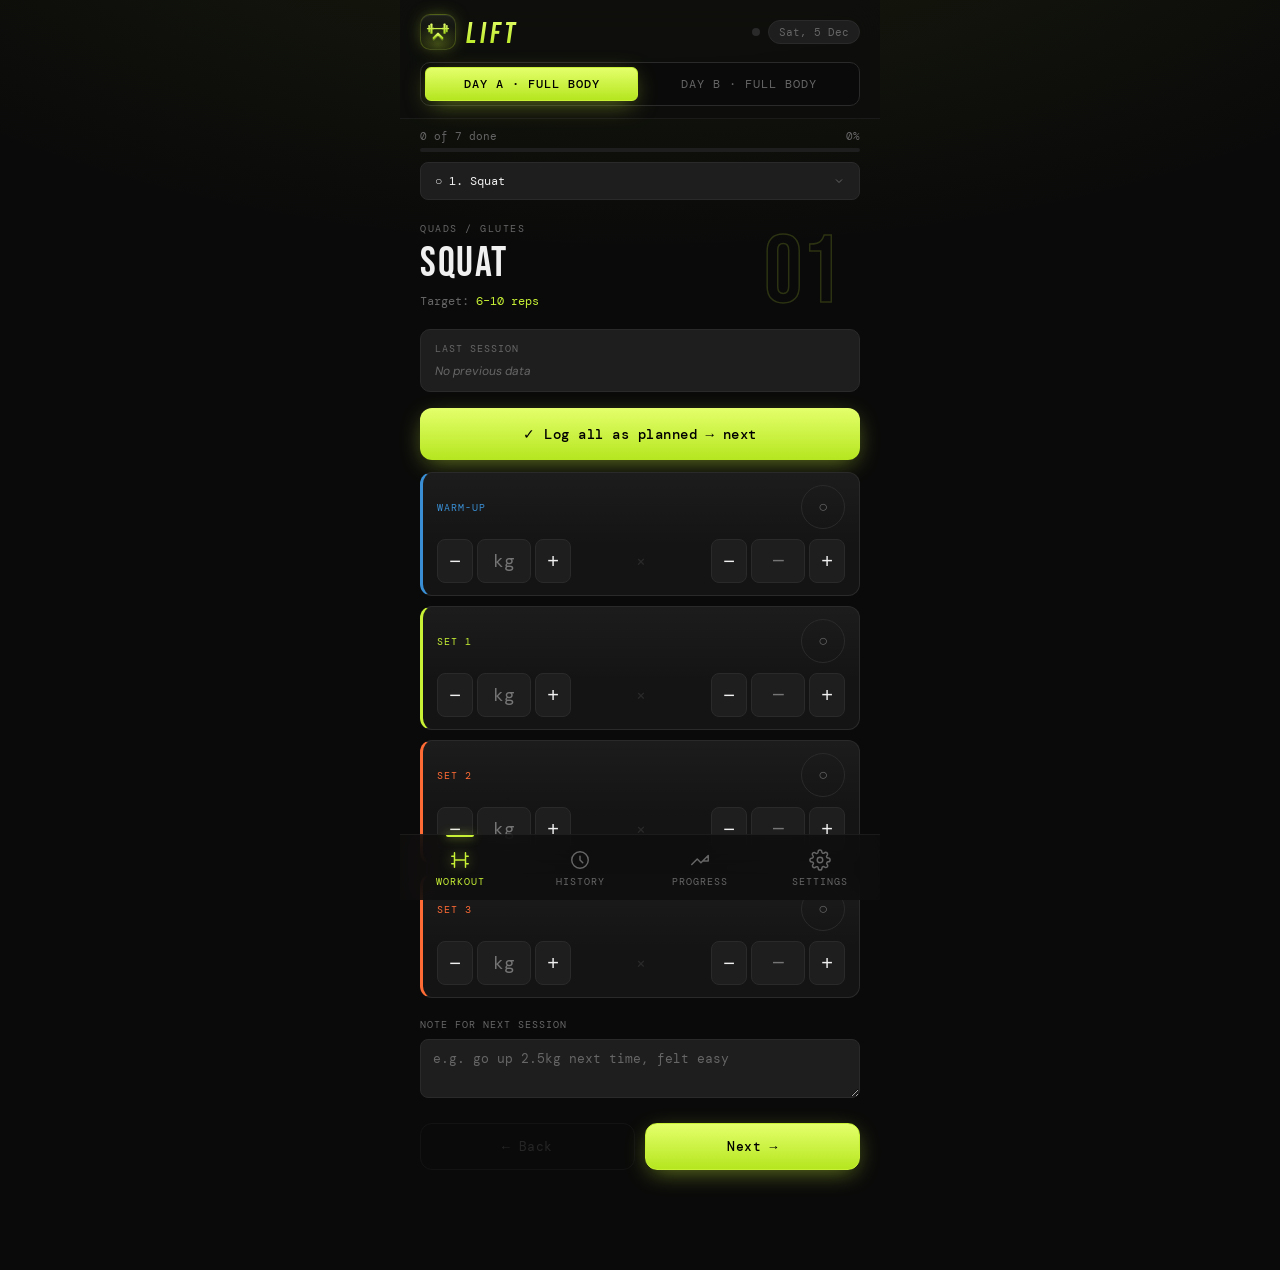
<file: index.html>
<!DOCTYPE html>
<html lang="en">
<head>
<meta charset="UTF-8">
<meta name="viewport" content="width=device-width, initial-scale=1.0, maximum-scale=1.0, viewport-fit=cover">
<meta name="theme-color" content="#0a0a0a">
<meta name="apple-mobile-web-app-capable" content="yes">
<meta name="apple-mobile-web-app-status-bar-style" content="black-translucent">
<meta name="apple-mobile-web-app-title" content="Lift">
<title>Lift Tracker</title>
<link rel="manifest" href="./manifest.webmanifest">
<link rel="apple-touch-icon" href="./icons/apple-touch-icon.png">
<link rel="icon" type="image/svg+xml" href="./icons/logo.svg">
<link href="https://fonts.googleapis.com/css2?family=Bebas+Neue&family=DM+Mono:wght@400;500&family=DM+Sans:wght@300;400;500&display=swap" rel="stylesheet">
<link rel="stylesheet" href="./css/app.css">
</head>
<body>

<!-- WORKOUT SHELL (header + day-tabs + progress + dropdown + exercise + done) -->
<div id="workout-shell">
  <div class="header">
    <div class="header-top">
      <div class="brand">
        <span class="brand-tile"><svg class="brand-mark" viewBox="0 0 512 512" aria-hidden="true">
          <defs><linearGradient id="brandLime" x1="0" y1="0" x2="0" y2="1"><stop offset="0" stop-color="#e4ff6b"/><stop offset="1" stop-color="#a6d61c"/></linearGradient></defs>
          <g fill="url(#brandLime)" transform="translate(0 24)">
            <path d="M176 368 L256 288 L336 368" fill="none" stroke="#c8f135" stroke-opacity="0.35" stroke-width="38" stroke-linecap="round" stroke-linejoin="round"/>
            <path d="M176 342 L256 262 L336 342" fill="none" stroke="url(#brandLime)" stroke-width="38" stroke-linecap="round" stroke-linejoin="round"/>
            <rect x="52" y="160" width="408" height="22" rx="11"/>
            <rect x="116" y="76" width="40" height="190" rx="12"/><rect x="356" y="76" width="40" height="190" rx="12"/>
            <rect x="80" y="106" width="28" height="130" rx="10"/><rect x="404" y="106" width="28" height="130" rx="10"/>
            <rect x="160" y="150" width="12" height="42" rx="4"/><rect x="340" y="150" width="12" height="42" rx="4"/>
          </g>
        </svg></span>
        <span class="app-title">LIFT</span>
      </div>
      <div class="header-right">
        <span class="sync-dot off" id="sync-dot" title="Sync not configured"></span>
        <div class="date-badge" id="date-badge">—</div>
      </div>
    </div>
    <div class="day-tabs">
      <button class="day-tab active" data-day="A">DAY A · FULL BODY</button>
      <button class="day-tab" data-day="B">DAY B · FULL BODY</button>
    </div>
  </div>

  <div class="progress-bar-wrap" id="progress-wrap">
    <div class="progress-label">
      <span id="progress-label-text">Exercise 1 of 8</span>
      <span id="progress-pct">0%</span>
    </div>
    <div class="progress-bar">
      <div class="progress-fill" id="progress-fill" style="width:0%"></div>
    </div>
  </div>
  <div class="ex-dropdown-wrap" id="dropdown-wrap">
    <select class="ex-dropdown" id="ex-dropdown"></select>
  </div>

  <div id="workout-view">
    <div class="exercise-view" id="exercise-view"></div>
  </div>

  <div class="done-screen" id="done-screen">
    <div class="done-icon"><img src="./icons/logo.svg" alt=""></div>
    <div class="done-title">SESSION DONE</div>
    <div class="done-sub" id="done-duration">—</div>
    <div class="session-summary" id="session-summary"></div>
    <button class="save-btn" id="btn-save">SAVE SESSION</button>
    <button class="reset-btn" id="btn-reset">Start New Session</button>
  </div>
</div>

<!-- HISTORY VIEW -->
<div class="history-view" id="history-view">
  <div id="history-content"></div>
</div>

<!-- PROGRESS VIEW -->
<div class="progress-view" id="progress-view">
  <div id="progress-content"></div>
</div>

<!-- SETTINGS VIEW -->
<div class="settings-view" id="settings-view">
  <div id="settings-content"></div>
</div>

<div class="toast" id="toast">Saved!</div>

<div class="bottom-nav">
  <button class="bottom-nav-btn active" data-view="workout">
    <svg viewBox="0 0 24 24" fill="none" stroke="currentColor"><path d="M6 4v16M18 4v16M6 12h12M3 8h3M18 8h3M3 16h3M18 16h3"/></svg>
    Workout
  </button>
  <button class="bottom-nav-btn" data-view="history">
    <svg viewBox="0 0 24 24" fill="none" stroke="currentColor"><path d="M12 8v4l3 3m6-3a9 9 0 11-18 0 9 9 0 0118 0z"/></svg>
    History
  </button>
  <button class="bottom-nav-btn" data-view="progress">
    <svg viewBox="0 0 24 24" fill="none" stroke="currentColor"><path d="M3 17l6-6 4 4 8-8M21 7v6h-6"/></svg>
    Progress
  </button>
  <button class="bottom-nav-btn" data-view="settings">
    <svg viewBox="0 0 24 24" fill="none" stroke="currentColor"><circle cx="12" cy="12" r="3"/><path d="M19.4 15a1.65 1.65 0 00.33 1.82l.06.06a2 2 0 11-2.83 2.83l-.06-.06a1.65 1.65 0 00-1.82-.33 1.65 1.65 0 00-1 1.51V21a2 2 0 11-4 0v-.09a1.65 1.65 0 00-1-1.51 1.65 1.65 0 00-1.82.33l-.06.06a2 2 0 11-2.83-2.83l.06-.06a1.65 1.65 0 00.33-1.82 1.65 1.65 0 00-1.51-1H3a2 2 0 110-4h.09a1.65 1.65 0 001.51-1 1.65 1.65 0 00-.33-1.82l-.06-.06a2 2 0 112.83-2.83l.06.06a1.65 1.65 0 001.82.33h.01a1.65 1.65 0 001-1.51V3a2 2 0 114 0v.09a1.65 1.65 0 001 1.51h.01a1.65 1.65 0 001.82-.33l.06-.06a2 2 0 112.83 2.83l-.06.06a1.65 1.65 0 00-.33 1.82v.01a1.65 1.65 0 001.51 1H21a2 2 0 110 4h-.09a1.65 1.65 0 00-1.51 1z"/></svg>
    Settings
  </button>
</div>

<script type="module" src="./js/app.js"></script>
</body>
</html>
</file>
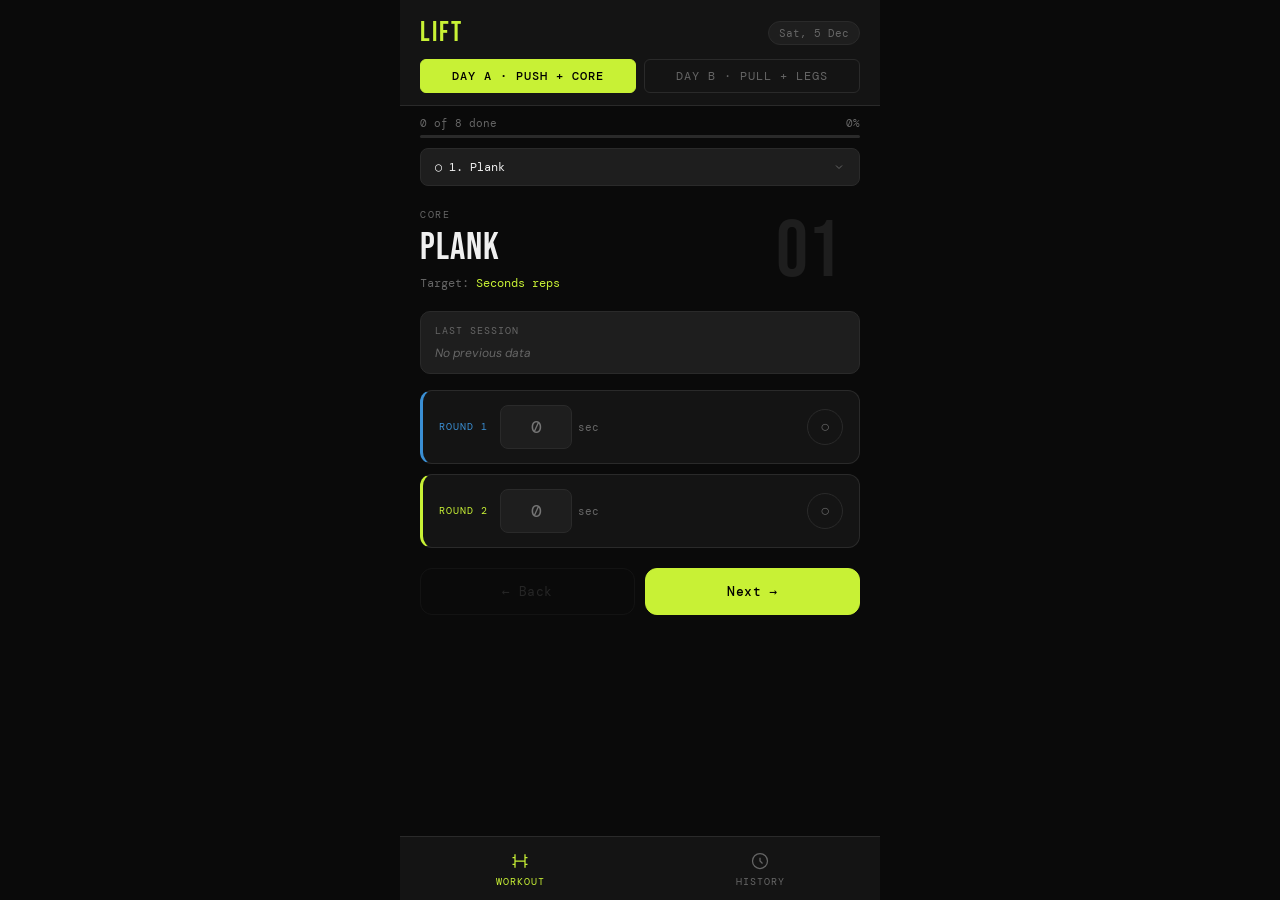
<file: gym-tracker.html>
<!DOCTYPE html>
<html lang="en">
<head>
<meta charset="UTF-8">
<meta name="viewport" content="width=device-width, initial-scale=1.0, maximum-scale=1.0">
<title>Nico's Gym Tracker</title>
<link href="https://fonts.googleapis.com/css2?family=Bebas+Neue&family=DM+Mono:wght@400;500&family=DM+Sans:wght@300;400;500&display=swap" rel="stylesheet">
<style>
  :root {
    --bg: #0a0a0a;
    --surface: #141414;
    --surface2: #1e1e1e;
    --border: #2a2a2a;
    --accent: #c8f135;
    --accent2: #ff6b35;
    --text: #f0f0f0;
    --muted: #666;
    --warm-up: #3a8fd4;
    --set1: #c8f135;
    --set2: #ff6b35;
  }

  * { box-sizing: border-box; margin: 0; padding: 0; -webkit-tap-highlight-color: transparent; }

  body {
    background: var(--bg);
    color: var(--text);
    font-family: 'DM Sans', sans-serif;
    min-height: 100vh;
    max-width: 480px;
    margin: 0 auto;
    padding-bottom: 80px;
  }

  /* HEADER */
  .header {
    background: var(--surface);
    border-bottom: 1px solid var(--border);
    padding: 16px 20px 12px;
    position: sticky;
    top: 0;
    z-index: 100;
  }

  .header-top {
    display: flex;
    justify-content: space-between;
    align-items: center;
    margin-bottom: 10px;
  }

  .app-title {
    font-family: 'Bebas Neue', sans-serif;
    font-size: 28px;
    letter-spacing: 2px;
    color: var(--accent);
  }

  .date-badge {
    font-family: 'DM Mono', monospace;
    font-size: 11px;
    color: var(--muted);
    background: var(--surface2);
    padding: 4px 10px;
    border-radius: 20px;
    border: 1px solid var(--border);
  }

  /* DAY TABS */
  .day-tabs {
    display: flex;
    gap: 8px;
  }

  .day-tab {
    flex: 1;
    padding: 8px 0;
    border: 1px solid var(--border);
    background: transparent;
    color: var(--muted);
    font-family: 'DM Mono', monospace;
    font-size: 12px;
    letter-spacing: 1px;
    border-radius: 6px;
    cursor: pointer;
    transition: all 0.15s;
  }

  .day-tab.active {
    background: var(--accent);
    color: #000;
    border-color: var(--accent);
    font-weight: 500;
  }

  /* PROGRESS BAR */
  .progress-bar-wrap {
    padding: 10px 20px 0;
  }

  .progress-label {
    display: flex;
    justify-content: space-between;
    font-size: 11px;
    color: var(--muted);
    font-family: 'DM Mono', monospace;
    margin-bottom: 5px;
  }

  .progress-bar {
    height: 3px;
    background: var(--border);
    border-radius: 2px;
    overflow: hidden;
  }

  .progress-fill {
    height: 100%;
    background: var(--accent);
    border-radius: 2px;
    transition: width 0.4s ease;
  }

  /* EXERCISE DROPDOWN */
  .ex-dropdown-wrap {
    padding: 10px 20px 0;
  }

  .ex-dropdown {
    width: 100%;
    background: var(--surface2);
    border: 1px solid var(--border);
    border-radius: 8px;
    color: var(--text);
    font-family: 'DM Mono', monospace;
    font-size: 12px;
    padding: 10px 14px;
    outline: none;
    appearance: none;
    -webkit-appearance: none;
    background-image: url("data:image/svg+xml,%3Csvg xmlns='http://www.w3.org/2000/svg' width='12' height='12' viewBox='0 0 24 24' fill='none' stroke='%23666' stroke-width='2'%3E%3Cpath d='M6 9l6 6 6-6'/%3E%3C/svg%3E");
    background-repeat: no-repeat;
    background-position: right 14px center;
    cursor: pointer;
  }

  .ex-dropdown:focus { border-color: var(--accent); }

  /* EXERCISE CARD */
  .exercise-view {
    padding: 16px 20px;
  }

  .ex-number {
    font-family: 'Bebas Neue', sans-serif;
    font-size: 80px;
    line-height: 1;
    color: var(--surface2);
    position: absolute;
    right: 20px;
    top: 10px;
    pointer-events: none;
    user-select: none;
  }

  .ex-header {
    position: relative;
    margin-bottom: 20px;
    min-height: 80px;
  }

  .ex-tag {
    display: inline-block;
    font-family: 'DM Mono', monospace;
    font-size: 10px;
    letter-spacing: 1.5px;
    text-transform: uppercase;
    color: var(--muted);
    margin-bottom: 6px;
  }

  .ex-name {
    font-family: 'Bebas Neue', sans-serif;
    font-size: 38px;
    letter-spacing: 1px;
    color: var(--text);
    line-height: 1.1;
    padding-right: 60px;
  }

  .ex-rep-guide {
    margin-top: 6px;
    font-size: 12px;
    color: var(--muted);
    font-family: 'DM Mono', monospace;
  }

  .ex-rep-guide span {
    color: var(--accent);
  }

  /* LAST SESSION */
  .last-session {
    background: var(--surface2);
    border: 1px solid var(--border);
    border-radius: 10px;
    padding: 12px 14px;
    margin-bottom: 16px;
  }

  .last-session-label {
    font-family: 'DM Mono', monospace;
    font-size: 10px;
    color: var(--muted);
    letter-spacing: 1px;
    margin-bottom: 8px;
    text-transform: uppercase;
  }

  .last-session-sets {
    display: flex;
    gap: 8px;
  }

  .last-set-chip {
    display: flex;
    flex-direction: column;
    align-items: center;
    background: var(--surface);
    border: 1px solid var(--border);
    border-radius: 6px;
    padding: 6px 10px;
    font-family: 'DM Mono', monospace;
  }

  .last-set-chip .chip-label {
    font-size: 9px;
    color: var(--muted);
    margin-bottom: 2px;
  }

  .last-set-chip .chip-val {
    font-size: 13px;
    color: var(--text);
  }

  .no-history {
    font-size: 12px;
    color: var(--muted);
    font-style: italic;
  }

  /* SET INPUTS */
  .sets-container {
    display: flex;
    flex-direction: column;
    gap: 10px;
    margin-bottom: 20px;
  }

  .set-row {
    background: var(--surface);
    border: 1px solid var(--border);
    border-radius: 12px;
    padding: 14px 16px;
    display: flex;
    align-items: center;
    gap: 12px;
    transition: border-color 0.2s;
  }

  .set-row.warm-up { border-left: 3px solid var(--warm-up); }
  .set-row.working-1 { border-left: 3px solid var(--set1); }
  .set-row.working-2 { border-left: 3px solid var(--set2); }
  .set-row.completed { opacity: 0.6; }

  .set-label {
    font-family: 'DM Mono', monospace;
    font-size: 10px;
    letter-spacing: 1px;
    text-transform: uppercase;
    min-width: 48px;
    line-height: 1.3;
  }

  .warm-up .set-label { color: var(--warm-up); }
  .working-1 .set-label { color: var(--set1); }
  .working-2 .set-label { color: var(--set2); }

  .input-group {
    display: flex;
    align-items: center;
    gap: 6px;
    flex: 1;
  }

  .set-input {
    background: var(--surface2);
    border: 1px solid var(--border);
    border-radius: 8px;
    color: var(--text);
    font-family: 'DM Mono', monospace;
    font-size: 18px;
    width: 64px;
    height: 44px;
    text-align: center;
    outline: none;
    transition: border-color 0.15s;
    -moz-appearance: textfield;
  }

  .set-input::-webkit-inner-spin-button,
  .set-input::-webkit-outer-spin-button { -webkit-appearance: none; }

  .set-input:focus { border-color: var(--accent); }

  .input-unit {
    font-size: 11px;
    color: var(--muted);
    font-family: 'DM Mono', monospace;
  }

  .input-sep {
    color: var(--border);
    font-size: 18px;
  }

  .set-done-btn {
    width: 36px;
    height: 36px;
    border-radius: 50%;
    border: 1.5px solid var(--border);
    background: transparent;
    color: var(--muted);
    font-size: 16px;
    cursor: pointer;
    display: flex;
    align-items: center;
    justify-content: center;
    transition: all 0.15s;
    flex-shrink: 0;
  }

  .set-done-btn.done {
    background: var(--accent);
    border-color: var(--accent);
    color: #000;
  }

  /* NAV BUTTONS */
  .nav-buttons {
    display: flex;
    gap: 10px;
    margin-top: 8px;
  }

  .nav-btn {
    flex: 1;
    padding: 14px;
    border-radius: 12px;
    border: 1px solid var(--border);
    font-family: 'DM Mono', monospace;
    font-size: 13px;
    letter-spacing: 0.5px;
    cursor: pointer;
    transition: all 0.15s;
  }

  .nav-btn.prev {
    background: transparent;
    color: var(--muted);
  }

  .nav-btn.prev.disabled {
    opacity: 0.3;
    pointer-events: none;
  }

  .nav-btn.next {
    background: var(--accent);
    color: #000;
    border-color: var(--accent);
    font-weight: 500;
  }

  .nav-btn.next:disabled {
    background: var(--surface2);
    color: var(--muted);
    border-color: var(--border);
  }

  /* DONE SCREEN */
  .done-screen {
    display: none;
    padding: 40px 24px;
    text-align: center;
  }

  .done-screen.visible { display: block; }

  .done-icon {
    font-size: 64px;
    margin-bottom: 16px;
  }

  .done-title {
    font-family: 'Bebas Neue', sans-serif;
    font-size: 48px;
    color: var(--accent);
    letter-spacing: 2px;
    margin-bottom: 8px;
  }

  .done-sub {
    font-size: 14px;
    color: var(--muted);
    margin-bottom: 32px;
  }

  .session-summary {
    background: var(--surface);
    border: 1px solid var(--border);
    border-radius: 12px;
    padding: 20px;
    text-align: left;
    margin-bottom: 24px;
  }

  .summary-title {
    font-family: 'DM Mono', monospace;
    font-size: 11px;
    color: var(--muted);
    letter-spacing: 1.5px;
    text-transform: uppercase;
    margin-bottom: 14px;
  }

  .summary-ex {
    display: flex;
    justify-content: space-between;
    align-items: center;
    padding: 8px 0;
    border-bottom: 1px solid var(--border);
    font-size: 13px;
  }

  .summary-ex:last-child { border-bottom: none; }
  .summary-ex-name { color: var(--text); }
  .summary-ex-sets { font-family: 'DM Mono', monospace; font-size: 12px; color: var(--accent); }

  .save-btn {
    width: 100%;
    padding: 16px;
    background: var(--accent);
    color: #000;
    border: none;
    border-radius: 12px;
    font-family: 'Bebas Neue', sans-serif;
    font-size: 22px;
    letter-spacing: 2px;
    cursor: pointer;
    margin-bottom: 12px;
  }

  .reset-btn {
    width: 100%;
    padding: 12px;
    background: transparent;
    color: var(--muted);
    border: 1px solid var(--border);
    border-radius: 12px;
    font-family: 'DM Mono', monospace;
    font-size: 12px;
    cursor: pointer;
  }

  /* HISTORY TAB */
  .history-view {
    display: none;
    padding: 16px 20px;
  }

  .history-view.visible { display: block; }

  .history-session {
    background: var(--surface);
    border: 1px solid var(--border);
    border-radius: 12px;
    padding: 16px;
    margin-bottom: 12px;
  }

  .history-date {
    font-family: 'DM Mono', monospace;
    font-size: 11px;
    color: var(--accent);
    margin-bottom: 10px;
  }

  .history-ex {
    margin-bottom: 8px;
  }

  .history-ex-name {
    font-size: 13px;
    font-weight: 500;
    margin-bottom: 4px;
  }

  .history-sets-row {
    display: flex;
    gap: 6px;
    flex-wrap: wrap;
  }

  .history-set-chip {
    font-family: 'DM Mono', monospace;
    font-size: 11px;
    background: var(--surface2);
    border: 1px solid var(--border);
    border-radius: 4px;
    padding: 3px 8px;
    color: var(--muted);
  }

  .empty-history {
    text-align: center;
    padding: 60px 20px;
    color: var(--muted);
    font-size: 14px;
  }

  /* BOTTOM NAV */
  .bottom-nav {
    position: fixed;
    bottom: 0;
    left: 50%;
    transform: translateX(-50%);
    width: 100%;
    max-width: 480px;
    background: var(--surface);
    border-top: 1px solid var(--border);
    display: flex;
    z-index: 100;
  }

  .bottom-nav-btn {
    flex: 1;
    padding: 14px 0 12px;
    background: transparent;
    border: none;
    color: var(--muted);
    font-family: 'DM Mono', monospace;
    font-size: 10px;
    letter-spacing: 1px;
    text-transform: uppercase;
    cursor: pointer;
    display: flex;
    flex-direction: column;
    align-items: center;
    gap: 4px;
    transition: color 0.15s;
  }

  .bottom-nav-btn.active { color: var(--accent); }

  .bottom-nav-btn svg {
    width: 20px;
    height: 20px;
    stroke-width: 1.5;
  }

  /* Saved toast */
  .toast {
    position: fixed;
    bottom: 80px;
    left: 50%;
    transform: translateX(-50%) translateY(20px);
    background: var(--accent);
    color: #000;
    font-family: 'DM Mono', monospace;
    font-size: 13px;
    padding: 10px 24px;
    border-radius: 24px;
    opacity: 0;
    transition: all 0.3s;
    pointer-events: none;
    z-index: 200;
  }

  .toast.show {
    opacity: 1;
    transform: translateX(-50%) translateY(0);
  }
</style>
</head>
<body>

<div class="header">
  <div class="header-top">
    <div class="app-title">LIFT</div>
    <div class="date-badge" id="date-badge">—</div>
  </div>
  <div class="day-tabs">
    <button class="day-tab active" onclick="switchDay('A')">DAY A · PUSH + CORE</button>
    <button class="day-tab" onclick="switchDay('B')">DAY B · PULL + LEGS</button>
  </div>
</div>

<div class="progress-bar-wrap" id="progress-wrap">
  <div class="progress-label">
    <span id="progress-label-text">Exercise 1 of 8</span>
    <span id="progress-pct">0%</span>
  </div>
  <div class="progress-bar">
    <div class="progress-fill" id="progress-fill" style="width:0%"></div>
  </div>
</div>
<div class="ex-dropdown-wrap" id="dropdown-wrap">
  <select class="ex-dropdown" id="ex-dropdown" onchange="jumpToExercise(this.value)"></select>
</div>

<!-- WORKOUT VIEW -->
<div id="workout-view">
  <div class="exercise-view" id="exercise-view"></div>
</div>

<!-- DONE SCREEN -->
<div class="done-screen" id="done-screen">
  <div class="done-icon">💪</div>
  <div class="done-title">SESSION DONE</div>
  <div class="done-sub" id="done-duration">—</div>
  <div class="session-summary" id="session-summary"></div>
  <button class="save-btn" onclick="saveSession()">SAVE SESSION</button>
  <button class="reset-btn" onclick="resetWorkout()">Start New Session</button>
</div>

<!-- HISTORY VIEW -->
<div class="history-view" id="history-view">
  <div id="history-content"></div>
</div>

<div class="toast" id="toast">Saved!</div>

<div class="bottom-nav">
  <button class="bottom-nav-btn active" id="nav-workout" onclick="showTab('workout')">
    <svg viewBox="0 0 24 24" fill="none" stroke="currentColor"><path d="M6 4v16M18 4v16M6 12h12M3 8h3M18 8h3M3 16h3M18 16h3"/></svg>
    Workout
  </button>
  <button class="bottom-nav-btn" id="nav-history" onclick="showTab('history')">
    <svg viewBox="0 0 24 24" fill="none" stroke="currentColor"><path d="M12 8v4l3 3m6-3a9 9 0 11-18 0 9 9 0 0118 0z"/></svg>
    History
  </button>
</div>

<script>
const PROGRAMS = {
  A: {
    name: 'Push + Core',
    exercises: [
      { name: 'Plank', muscle: 'Core', reps: 'Seconds', sets: ['Round 1', 'Round 2'], isTime: true },
      { name: 'Russian Twists', muscle: 'Obliques', reps: '20 total', sets: ['Round 1', 'Round 2'] },
      { name: '45deg Back Extension', muscle: 'Lower Back', reps: '12–15', sets: ['Warm-up', 'Set 1', 'Set 2'] },
      { name: 'Bench Press', muscle: 'Chest', reps: '6–10', sets: ['Warm-up', 'Set 1', 'Set 2'] },
      { name: 'Incline DB Press', muscle: 'Upper Chest', reps: '8–12', sets: ['Warm-up', 'Set 1', 'Set 2'] },
      { name: 'Overhead Press', muscle: 'Shoulders', reps: '6–10', sets: ['Warm-up', 'Set 1', 'Set 2'] },
      { name: 'Lateral Raises', muscle: 'Delts', reps: '12–15', sets: ['Warm-up', 'Set 1', 'Set 2'] },
      { name: 'Tricep Dips', muscle: 'Triceps', reps: '8–12', sets: ['Warm-up', 'Set 1', 'Set 2'] },
    ]
  },
  B: {
    name: 'Pull + Legs',
    exercises: [
      { name: 'Deadlift', muscle: 'Posterior Chain', reps: '5–8', sets: ['Warm-up', 'Set 1', 'Set 2'] },
      { name: 'Pull-ups', muscle: 'Back / Lats', reps: '6–10', sets: ['Warm-up', 'Set 1', 'Set 2'] },
      { name: 'Seated Cable Row', muscle: 'Mid Back', reps: '8–12', sets: ['Warm-up', 'Set 1', 'Set 2'] },
      { name: 'Leg Press', muscle: 'Quads', reps: '8–12', sets: ['Warm-up', 'Set 1', 'Set 2'] },
      { name: 'Leg Curl', muscle: 'Hamstrings', reps: '10–12', sets: ['Warm-up', 'Set 1', 'Set 2'] },
      { name: 'Romanian Deadlift', muscle: 'Hamstrings / Glutes', reps: '8–12', sets: ['Warm-up', 'Set 1', 'Set 2'] },
      { name: 'DB Bicep Curl', muscle: 'Biceps', reps: '10–15', sets: ['Warm-up', 'Set 1', 'Set 2'] },
      { name: 'Rear Delt Fly', muscle: 'Rear Delts', reps: '12–15', sets: ['Warm-up', 'Set 1', 'Set 2'] },
    ]
  }
};

let currentDay = 'A';
let currentExIndex = 0;
let sessionData = {};
let sessionStart = null;
let currentTab = 'workout';

// State: { A: { exIndex: { setIndex: { weight, reps } } }, B: {...} }
function getState() {
  const raw = localStorage.getItem('liftState');
  return raw ? JSON.parse(raw) : { A: {}, B: {} };
}

function setState(s) {
  localStorage.setItem('liftState', JSON.stringify(s));
}

function getHistory() {
  const raw = localStorage.getItem('liftHistory');
  return raw ? JSON.parse(raw) : [];
}

function setHistory(h) {
  localStorage.setItem('liftHistory', JSON.stringify(h));
}

function getSetClass(idx) {
  if (idx === 0) return 'warm-up';
  if (idx === 1) return 'working-1';
  return 'working-2';
}

function getLastSession(day, exName) {
  const history = getHistory();
  for (let i = history.length - 1; i >= 0; i--) {
    const s = history[i];
    if (s.day === day && s.exercises) {
      const ex = s.exercises.find(e => e.name === exName);
      if (ex) return ex.sets;
    }
  }
  return null;
}

function isExerciseDone(exIdx) {
  const program = PROGRAMS[currentDay];
  const ex = program.exercises[exIdx];
  const state = getState();
  const exState = (state[currentDay] || {})[ex.name] || {};
  const hasWarmup = ex.sets[0] === 'Warm-up';
  const startIdx = hasWarmup ? 1 : 0;
  let total = 0, done = 0;
  for (let si = startIdx; si < ex.sets.length; si++) {
    total++;
    if (exState[String(si)] && exState[String(si)].done) done++;
  }
  return total > 0 && done === total;
}

function renderExercise() {
  const program = PROGRAMS[currentDay];
  const ex = program.exercises[currentExIndex];
  const state = getState();
  const dayState = state[currentDay] || {};
  const exState = dayState[ex.name] || {};
  const lastSets = getLastSession(currentDay, ex.name);

  // Progress
  const total = program.exercises.length;
  const pct = Math.round((currentExIndex / total) * 100);
  const doneSoFar = program.exercises.filter((_, ei) => isExerciseDone(ei)).length;
  document.getElementById('progress-label-text').textContent = `${doneSoFar} of ${total} done`;
  document.getElementById('progress-pct').textContent = Math.round((doneSoFar / total) * 100) + '%';
  document.getElementById('progress-fill').style.width = Math.round((doneSoFar / total) * 100) + '%';

  // Dropdown
  const dropdown = document.getElementById('ex-dropdown');
  dropdown.innerHTML = program.exercises.map((e, i) => {
    const done = isExerciseDone(i);
    return `<option value="${i}" ${i === currentExIndex ? 'selected' : ''}>${done ? '✓' : '○'} ${i + 1}. ${e.name}</option>`;
  }).join('');

  const exDone = isExerciseDone(currentExIndex);
  let html = `
    <div class="ex-header">
      <div class="ex-number">${String(currentExIndex + 1).padStart(2, '0')}</div>
      <div class="ex-tag">${ex.muscle}${exDone ? ' &nbsp;<span style="color:var(--accent);font-size:11px;">✓ DONE</span>' : ''}</div>
      <div class="ex-name">${ex.name}</div>
      <div class="ex-rep-guide">Target: <span>${ex.reps} reps</span></div>
    </div>`;

  // Last session
  html += `<div class="last-session">
    <div class="last-session-label">Last Session</div>
    <div class="last-session-sets">`;

  if (lastSets && lastSets.length) {
    lastSets.forEach((s, i) => {
      const label = ex.sets[i] || `Set ${i+1}`;
      html += `<div class="last-set-chip">
        <span class="chip-label">${label}</span>
        <span class="chip-val">${s.weight ? s.weight + 'kg' : '—'} × ${s.reps || '—'}</span>
      </div>`;
    });
  } else {
    html += `<span class="no-history">No previous data</span>`;
  }

  html += `</div></div>`;

  // Sets
  html += `<div class="sets-container">`;
  ex.sets.forEach((setLabel, si) => {
    const saved = exState[si] || {};
    const isDone = saved.done || false;
    const setClass = getSetClass(si);
    html += `
      <div class="set-row ${setClass} ${isDone ? 'completed' : ''}" id="set-row-${si}">
        <div class="set-label">${setLabel}</div>
        <div class="input-group">
          ${ex.isTime ? `
            <input class="set-input" type="number" inputmode="numeric" id="inp-reps-${si}"
              value="${saved.reps || ''}" placeholder="0" onchange="saveInput(${si})" style="width:72px">
            <span class="input-unit">sec</span>
          ` : `
            <input class="set-input" type="number" inputmode="decimal" id="inp-weight-${si}"
              value="${saved.weight || ''}" placeholder="kg" onchange="saveInput(${si})">
            <span class="input-sep">×</span>
            <input class="set-input" type="number" inputmode="numeric" id="inp-reps-${si}"
              value="${saved.reps || ''}" placeholder="—" onchange="saveInput(${si})">
          `}
        </div>
        <button class="set-done-btn ${isDone ? 'done' : ''}" onclick="toggleDone(${si})" id="done-btn-${si}">
          ${isDone ? '✓' : '○'}
        </button>
      </div>`;
  });
  html += `</div>`;

  // Nav
  html += `<div class="nav-buttons">
    <button class="nav-btn prev ${currentExIndex === 0 ? 'disabled' : ''}" onclick="prevEx()">← Back</button>
    <button class="nav-btn next" onclick="nextEx()">
      ${currentExIndex === total - 1 ? 'Finish →' : 'Next →'}
    </button>
  </div>`;

  document.getElementById('exercise-view').innerHTML = html;
}

function saveInput(si) {
  const ex = PROGRAMS[currentDay].exercises[currentExIndex];
  const weightEl = document.getElementById(`inp-weight-${si}`);
  const repsEl = document.getElementById(`inp-reps-${si}`);
  const state = getState();
  if (!state[currentDay]) state[currentDay] = {};
  if (!state[currentDay][ex.name]) state[currentDay][ex.name] = {};
  state[currentDay][ex.name][si] = {
    weight: weightEl ? weightEl.value : null,
    reps: repsEl ? repsEl.value : null,
    done: (state[currentDay][ex.name][si] || {}).done || false
  };
  setState(state);
}

function toggleDone(si) {
  saveInput(si);
  const ex = PROGRAMS[currentDay].exercises[currentExIndex];
  const state = getState();
  if (!state[currentDay]) state[currentDay] = {};
  if (!state[currentDay][ex.name]) state[currentDay][ex.name] = {};
  if (!state[currentDay][ex.name][si]) state[currentDay][ex.name][si] = {};
  state[currentDay][ex.name][si].done = !state[currentDay][ex.name][si].done;
  setState(state);
  renderExercise();
}

function jumpToExercise(idx) {
  currentExIndex = parseInt(idx);
  renderExercise();
}

function prevEx() {
  if (currentExIndex > 0) {
    currentExIndex--;
    renderExercise();
  }
}

function nextEx() {
  const total = PROGRAMS[currentDay].exercises.length;
  if (currentExIndex < total - 1) {
    currentExIndex++;
    renderExercise();
  } else {
    showDoneScreen();
  }
}

function showDoneScreen() {
  const duration = sessionStart ? Math.round((Date.now() - sessionStart) / 60000) : 0;
  document.getElementById('done-duration').textContent = duration > 0 ? `${duration} min` : 'Session complete';

  const state = getState();
  const dayState = state[currentDay] || {};
  const program = PROGRAMS[currentDay];

  let summaryHtml = `<div class="summary-title">${currentDay} — ${program.name}</div>`;
  program.exercises.forEach((ex) => {
    const exState = dayState[ex.name] || {};
    const doneSets = Object.values(exState).filter(s => s && s.done).length;
    const totalSets = ex.sets.length;
    summaryHtml += `
      <div class="summary-ex">
        <span class="summary-ex-name">${ex.name}</span>
        <span class="summary-ex-sets">${doneSets}/${totalSets} sets</span>
      </div>`;
  });

  document.getElementById('session-summary').innerHTML = summaryHtml;
  document.getElementById('done-screen').classList.add('visible');
  document.getElementById('workout-view').style.display = 'none';
  document.getElementById('progress-wrap').style.display = 'none';
  document.getElementById('dropdown-wrap').style.display = 'none';
}

function saveSession() {
  const state = getState();
  const dayState = state[currentDay] || {};
  const program = PROGRAMS[currentDay];
  const history = getHistory();

  const exercises = program.exercises.map((ex) => {
    const exState = dayState[ex.name] || {};
    const sets = ex.sets.map((_, si) => exState[si] || {});
    return { name: ex.name, sets };
  });

  history.push({
    day: currentDay,
    date: new Date().toISOString(),
    exercises
  });

  setHistory(history);

  // Clear current session state for this day
  const newState = getState();
  newState[currentDay] = {};
  setState(newState);

  showToast('Session saved!');
  setTimeout(() => {
    resetWorkout();
    showTab('history');
  }, 1200);
}

function resetWorkout() {
  currentExIndex = 0;
  sessionStart = Date.now();
  document.getElementById('done-screen').classList.remove('visible');
  document.getElementById('workout-view').style.display = '';
  document.getElementById('progress-wrap').style.display = '';
  document.getElementById('dropdown-wrap').style.display = '';
  renderExercise();
}

function switchDay(day) {
  currentDay = day;
  currentExIndex = 0;
  document.querySelectorAll('.day-tab').forEach((t, i) => {
    t.classList.toggle('active', (i === 0 && day === 'A') || (i === 1 && day === 'B'));
  });
  document.getElementById('done-screen').classList.remove('visible');
  document.getElementById('workout-view').style.display = '';
  document.getElementById('progress-wrap').style.display = '';
  document.getElementById('dropdown-wrap').style.display = '';
  renderExercise();
}

function showTab(tab) {
  currentTab = tab;
  document.getElementById('nav-workout').classList.toggle('active', tab === 'workout');
  document.getElementById('nav-history').classList.toggle('active', tab === 'history');

  if (tab === 'workout') {
    document.getElementById('workout-view').style.display = '';
    document.getElementById('progress-wrap').style.display = '';
    document.getElementById('dropdown-wrap').style.display = '';
    document.getElementById('done-screen').style.display = '';
    document.getElementById('history-view').classList.remove('visible');
    document.querySelector('.day-tabs').style.display = '';
  } else {
    document.getElementById('history-view').classList.add('visible');
    document.getElementById('workout-view').style.display = 'none';
    document.getElementById('progress-wrap').style.display = 'none';
    document.getElementById('dropdown-wrap').style.display = 'none';
    document.getElementById('done-screen').style.display = 'none';
    document.querySelector('.day-tabs').style.display = 'none';
    renderHistory();
  }
}

function renderHistory() {
  const history = getHistory();
  const container = document.getElementById('history-content');

  if (!history.length) {
    container.innerHTML = `<div class="empty-history">No sessions yet.<br>Complete a workout to see history.</div>`;
    return;
  }

  let html = '';
  [...history].reverse().forEach(session => {
    const d = new Date(session.date);
    const dateStr = d.toLocaleDateString('en-GB', { weekday: 'short', day: 'numeric', month: 'short', year: 'numeric' });
    html += `<div class="history-session">
      <div class="history-date">Day ${session.day} · ${dateStr}</div>`;

    (session.exercises || []).forEach(ex => {
      const workingSets = ex.sets.filter((_, i) => i > 0 && (ex.sets[i]?.weight || ex.sets[i]?.reps));
      if (!workingSets.length && !ex.sets[0]?.reps) return;
      html += `<div class="history-ex">
        <div class="history-ex-name">${ex.name}</div>
        <div class="history-sets-row">`;
      ex.sets.forEach((s, si) => {
        if (s && (s.weight || s.reps)) {
          const label = si === 0 ? 'W' : `S${si}`;
          html += `<span class="history-set-chip">${label}: ${s.weight ? s.weight + 'kg × ' : ''}${s.reps || '—'}</span>`;
        }
      });
      html += `</div></div>`;
    });
    html += `</div>`;
  });

  container.innerHTML = html;
}

function showToast(msg) {
  const t = document.getElementById('toast');
  t.textContent = msg;
  t.classList.add('show');
  setTimeout(() => t.classList.remove('show'), 2000);
}

// Init — clear stale index-keyed state from old versions
const STATE_VERSION = 'v2';
if (localStorage.getItem('liftStateVersion') !== STATE_VERSION) {
  localStorage.removeItem('liftState');
  localStorage.setItem('liftStateVersion', STATE_VERSION);
}

document.getElementById('date-badge').textContent = new Date().toLocaleDateString('en-GB', { weekday: 'short', day: 'numeric', month: 'short' });
sessionStart = Date.now();
renderExercise();
</script>
</body>
</html>
</file>
<file: css/app.css>
:root {
  --bg: #0a0a0a;
  --surface: #141414;
  --surface2: #1e1e1e;
  --border: #2a2a2a;
  --accent: #c8f135;
  --accent2: #ff6b35;
  --text: #f0f0f0;
  --muted: #666;
  --warm-up: #3a8fd4;
  --set1: #c8f135;
  --set2: #ff6b35;
  --accent-grad: linear-gradient(180deg, #e4ff6b 0%, #b5e61f 100%);
  --accent-glow: 0 6px 24px -6px rgba(200, 241, 53, 0.55);
  --card-grad: linear-gradient(180deg, rgba(255,255,255,0.035) 0%, rgba(255,255,255,0) 60%);
}

* { box-sizing: border-box; margin: 0; padding: 0; -webkit-tap-highlight-color: transparent; }

body {
  background:
    radial-gradient(120% 50% at 50% -10%, rgba(200, 241, 53, 0.08) 0%, rgba(200, 241, 53, 0) 60%) no-repeat,
    var(--bg);
  color: var(--text);
  font-family: 'DM Sans', sans-serif;
  min-height: 100vh;
  max-width: 480px;
  margin: 0 auto;
  padding-bottom: calc(84px + env(safe-area-inset-bottom));
}

/* HEADER */
.header {
  background: rgba(14, 14, 14, 0.78);
  -webkit-backdrop-filter: blur(16px) saturate(140%);
  backdrop-filter: blur(16px) saturate(140%);
  border-bottom: 1px solid rgba(255, 255, 255, 0.06);
  padding: calc(14px + env(safe-area-inset-top)) 20px 12px;
  position: sticky;
  top: 0;
  z-index: 100;
}

.header-top {
  display: flex;
  justify-content: space-between;
  align-items: center;
  margin-bottom: 12px;
}

.brand { display: flex; align-items: center; gap: 10px; }

.brand-tile {
  width: 36px;
  height: 36px;
  border-radius: 10px;
  display: grid;
  place-items: center;
  background:
    radial-gradient(80% 60% at 50% 85%, rgba(200, 241, 53, 0.28) 0%, rgba(200, 241, 53, 0) 100%),
    linear-gradient(180deg, #1c1f17 0%, #070707 100%);
  border: 1px solid rgba(200, 241, 53, 0.22);
  box-shadow: 0 0 18px -6px rgba(200, 241, 53, 0.6), inset 0 1px 0 rgba(255, 255, 255, 0.06);
}

.brand-mark { width: 28px; height: 28px; display: block; }

.app-title {
  font-family: 'Bebas Neue', sans-serif;
  font-size: 30px;
  line-height: 1;
  letter-spacing: 4px;
  padding-top: 3px;
  background: var(--accent-grad);
  -webkit-background-clip: text;
  background-clip: text;
  color: transparent;
  transform: skewX(-8deg);
}

.date-badge {
  font-family: 'DM Mono', monospace;
  font-size: 11px;
  color: var(--muted);
  background: var(--surface2);
  padding: 4px 10px;
  border-radius: 20px;
  border: 1px solid var(--border);
}

.header-right { display: flex; align-items: center; gap: 8px; }

.sync-dot {
  display: inline-block;
  width: 8px;
  height: 8px;
  border-radius: 50%;
  background: var(--border);
}

.sync-dot.ok { background: var(--accent); box-shadow: 0 0 8px rgba(200, 241, 53, 0.8); }
.sync-dot.pending { background: var(--accent2); box-shadow: 0 0 4px rgba(255, 107, 53, 0.6); }
.sync-dot.off { background: var(--border); }

/* DAY TABS */
.day-tabs {
  display: flex;
  gap: 4px;
  padding: 4px;
  background: var(--bg);
  border: 1px solid var(--border);
  border-radius: 10px;
}

.day-tab {
  flex: 1;
  padding: 8px 0;
  border: 1px solid transparent;
  background: transparent;
  color: var(--muted);
  font-family: 'DM Mono', monospace;
  font-size: 12px;
  letter-spacing: 1px;
  border-radius: 6px;
  cursor: pointer;
  transition: all 0.15s;
}

.day-tab.active {
  background: var(--accent-grad);
  color: #000;
  border-color: var(--accent);
  font-weight: 500;
  box-shadow: var(--accent-glow);
}

/* PROGRESS BAR */
.progress-bar-wrap { padding: 10px 20px 0; }

.progress-label {
  display: flex;
  justify-content: space-between;
  font-size: 11px;
  color: var(--muted);
  font-family: 'DM Mono', monospace;
  margin-bottom: 5px;
}

.progress-bar { height: 4px; background: var(--surface2); border-radius: 4px; overflow: hidden; }
.progress-fill { height: 100%; background: linear-gradient(90deg, #a6d61c, #e4ff6b); border-radius: 4px; box-shadow: 0 0 10px rgba(200, 241, 53, 0.6); transition: width 0.4s ease; }

/* EXERCISE DROPDOWN */
.ex-dropdown-wrap { padding: 10px 20px 0; }

.ex-dropdown {
  width: 100%;
  background: var(--surface2);
  border: 1px solid var(--border);
  border-radius: 8px;
  color: var(--text);
  font-family: 'DM Mono', monospace;
  font-size: 12px;
  padding: 10px 14px;
  outline: none;
  appearance: none;
  -webkit-appearance: none;
  background-image: url("data:image/svg+xml,%3Csvg xmlns='http://www.w3.org/2000/svg' width='12' height='12' viewBox='0 0 24 24' fill='none' stroke='%23666' stroke-width='2'%3E%3Cpath d='M6 9l6 6 6-6'/%3E%3C/svg%3E");
  background-repeat: no-repeat;
  background-position: right 14px center;
  cursor: pointer;
}

.ex-dropdown:focus { border-color: var(--accent); }

/* EXERCISE CARD */
.exercise-view { padding: 16px 20px; }

.ex-number {
  font-family: 'Bebas Neue', sans-serif;
  font-size: 96px;
  line-height: 1;
  color: transparent;
  -webkit-text-stroke: 1.5px rgba(200, 241, 53, 0.18);
  position: absolute;
  right: 20px;
  top: 10px;
  pointer-events: none;
  user-select: none;
}

.ex-header { position: relative; margin-bottom: 20px; min-height: 80px; }

.ex-tag {
  display: inline-block;
  font-family: 'DM Mono', monospace;
  font-size: 10px;
  letter-spacing: 1.5px;
  text-transform: uppercase;
  color: var(--muted);
  margin-bottom: 6px;
}

.ex-name {
  font-family: 'Bebas Neue', sans-serif;
  font-size: 42px;
  letter-spacing: 1.5px;
  color: var(--text);
  line-height: 1.1;
  padding-right: 60px;
}

.ex-rep-guide { margin-top: 6px; font-size: 12px; color: var(--muted); font-family: 'DM Mono', monospace; }
.ex-rep-guide span { color: var(--accent); }

/* LAST SESSION */
.last-session {
  background: var(--surface2);
  border: 1px solid var(--border);
  border-radius: 10px;
  padding: 12px 14px;
  margin-bottom: 16px;
}

.last-session-label {
  font-family: 'DM Mono', monospace;
  font-size: 10px;
  color: var(--muted);
  letter-spacing: 1px;
  margin-bottom: 8px;
  text-transform: uppercase;
}

.last-session-sets { display: flex; gap: 8px; flex-wrap: wrap; }

.last-note {
  margin-top: 10px;
  font-size: 12px;
  line-height: 1.4;
  color: var(--accent);
  font-style: italic;
  word-break: break-word;
}

/* NOTE FOR NEXT SESSION */
.ex-note-wrap { margin-bottom: 20px; }

.ex-note-label {
  display: block;
  font-family: 'DM Mono', monospace;
  font-size: 10px;
  color: var(--muted);
  letter-spacing: 1px;
  margin-bottom: 8px;
  text-transform: uppercase;
}

.ex-note {
  width: 100%;
  box-sizing: border-box;
  background: var(--surface2);
  border: 1px solid var(--border);
  border-radius: 8px;
  color: var(--text);
  font-family: 'DM Mono', monospace;
  font-size: 13px;
  line-height: 1.4;
  padding: 10px 12px;
  resize: vertical;
  outline: none;
  transition: border-color 0.15s;
}

.ex-note::placeholder { color: var(--muted); }
.ex-note:focus { border-color: var(--accent); }

.last-set-chip {
  display: flex;
  flex-direction: column;
  align-items: center;
  background: var(--surface);
  border: 1px solid var(--border);
  border-radius: 6px;
  padding: 6px 10px;
  font-family: 'DM Mono', monospace;
}

.last-set-chip .chip-label { font-size: 9px; color: var(--muted); margin-bottom: 2px; }
.last-set-chip .chip-val { font-size: 13px; color: var(--text); }
.no-history { font-size: 12px; color: var(--muted); font-style: italic; }

/* SET INPUTS */
.sets-container { display: flex; flex-direction: column; gap: 10px; margin-bottom: 20px; }

.set-row {
  background: var(--card-grad), var(--surface);
  border: 1px solid var(--border);
  border-radius: 12px;
  padding: 12px 14px;
  display: flex;
  flex-direction: column;
  gap: 10px;
  transition: border-color 0.2s;
}

.set-head { display: flex; align-items: center; gap: 10px; }
.set-head .set-done-btn { margin-left: auto; }
.set-target {
  font-family: 'DM Mono', monospace;
  font-size: 11px;
  color: #000;
  background: var(--accent);
  border-radius: 4px;
  padding: 2px 6px;
}

.set-row.warm-up { border-left: 3px solid var(--warm-up); }
.set-row.working-1 { border-left: 3px solid var(--set1); }
.set-row.working-2 { border-left: 3px solid var(--set2); }
.set-row.completed { opacity: 0.55; }

.set-label {
  font-family: 'DM Mono', monospace;
  font-size: 10px;
  letter-spacing: 1px;
  text-transform: uppercase;
  min-width: 48px;
  line-height: 1.3;
}

.warm-up .set-label { color: var(--warm-up); }
.working-1 .set-label { color: var(--set1); }
.working-2 .set-label { color: var(--set2); }

.input-group { display: flex; align-items: center; justify-content: space-between; gap: 6px; flex: 1; }

.stepper { display: flex; align-items: center; gap: 4px; }
.stepper .set-input { width: 54px; }
.step-btn {
  width: 36px;
  height: 44px;
  border-radius: 8px;
  border: 1px solid var(--border);
  background: var(--surface2);
  color: var(--text);
  font-size: 20px;
  cursor: pointer;
  touch-action: manipulation;
}
.step-btn:active { background: var(--border); transform: scale(0.94); }

.log-all-btn {
  width: 100%;
  height: 52px;
  margin-bottom: 12px;
  border-radius: 12px;
  border: none;
  background: var(--accent-grad);
  box-shadow: var(--accent-glow);
  color: #000;
  font-family: 'DM Mono', monospace;
  font-size: 14px;
  font-weight: 500;
  letter-spacing: 0.5px;
  cursor: pointer;
  transition: transform 0.1s;
}

.log-all-btn:active, .save-btn:active, .nav-btn.next:active { transform: scale(0.98); }

.set-input {
  background: var(--surface2);
  border: 1px solid var(--border);
  border-radius: 8px;
  color: var(--text);
  font-family: 'DM Mono', monospace;
  font-size: 18px;
  width: 64px;
  height: 44px;
  text-align: center;
  outline: none;
  transition: border-color 0.15s, color 0.15s;
  -moz-appearance: textfield;
}

.set-input::-webkit-inner-spin-button,
.set-input::-webkit-outer-spin-button { -webkit-appearance: none; }

.set-input:focus { border-color: var(--accent); color: var(--text); }

/* Quick-fill (prefilled from last session) is shown muted until edited */
.set-input.prefilled { color: var(--muted); }
.set-input.prefilled:focus { color: var(--text); }

.input-unit { font-size: 11px; color: var(--muted); font-family: 'DM Mono', monospace; }
.input-sep { color: var(--border); font-size: 18px; }

.set-done-btn {
  width: 44px;
  height: 44px;
  border-radius: 50%;
  border: 1.5px solid var(--border);
  background: transparent;
  color: var(--muted);
  font-size: 16px;
  cursor: pointer;
  display: flex;
  align-items: center;
  justify-content: center;
  transition: all 0.15s;
  flex-shrink: 0;
}

.set-done-btn.done { background: var(--accent-grad); border-color: var(--accent); color: #000; box-shadow: 0 0 14px -2px rgba(200, 241, 53, 0.6); }

/* NAV BUTTONS */
.nav-buttons { display: flex; gap: 10px; margin-top: 8px; }

.nav-btn {
  flex: 1;
  padding: 14px;
  border-radius: 12px;
  border: 1px solid var(--border);
  font-family: 'DM Mono', monospace;
  font-size: 13px;
  letter-spacing: 0.5px;
  cursor: pointer;
  transition: all 0.15s;
}

.nav-btn.prev { background: transparent; color: var(--muted); }
.nav-btn.prev.disabled { opacity: 0.3; pointer-events: none; }

.nav-btn.next {
  background: var(--accent-grad);
  box-shadow: var(--accent-glow);
  color: #000;
  border-color: var(--accent);
  font-weight: 500;
}

.nav-btn.next:disabled {
  box-shadow: none;
  background: var(--surface2);
  color: var(--muted);
  border-color: var(--border);
}

/* DONE SCREEN */
.done-screen { display: none; padding: 40px 24px; text-align: center; }
.done-screen.visible { display: block; }
.done-icon { margin: 0 auto 20px; width: 112px; height: 112px; filter: drop-shadow(0 10px 30px rgba(200, 241, 53, 0.35)); animation: pop 0.5s cubic-bezier(.2, 1.4, .4, 1) both; }
.done-icon img { width: 100%; height: 100%; display: block; }
@keyframes pop { from { transform: scale(0.6); opacity: 0; } to { transform: scale(1); opacity: 1; } }

.done-title {
  font-family: 'Bebas Neue', sans-serif;
  font-size: 52px;
  letter-spacing: 3px;
  background: var(--accent-grad);
  -webkit-background-clip: text;
  background-clip: text;
  color: transparent;
  margin-bottom: 8px;
}

.done-sub { font-size: 14px; color: var(--muted); margin-bottom: 32px; }

.session-summary {
  background: var(--card-grad), var(--surface);
  border: 1px solid var(--border);
  border-radius: 12px;
  padding: 20px;
  text-align: left;
  margin-bottom: 24px;
}

.summary-title {
  font-family: 'DM Mono', monospace;
  font-size: 11px;
  color: var(--muted);
  letter-spacing: 1.5px;
  text-transform: uppercase;
  margin-bottom: 14px;
}

.summary-ex {
  display: flex;
  justify-content: space-between;
  align-items: center;
  padding: 8px 0;
  border-bottom: 1px solid var(--border);
  font-size: 13px;
}

.summary-ex:last-child { border-bottom: none; }
.summary-ex-name { color: var(--text); }
.summary-ex-sets { font-family: 'DM Mono', monospace; font-size: 12px; color: var(--accent); }

.save-btn {
  width: 100%;
  padding: 16px;
  background: var(--accent-grad);
  box-shadow: var(--accent-glow);
  color: #000;
  border: none;
  border-radius: 12px;
  font-family: 'Bebas Neue', sans-serif;
  font-size: 22px;
  letter-spacing: 2px;
  cursor: pointer;
  margin-bottom: 12px;
}

.reset-btn {
  width: 100%;
  padding: 12px;
  background: transparent;
  color: var(--muted);
  border: 1px solid var(--border);
  border-radius: 12px;
  font-family: 'DM Mono', monospace;
  font-size: 12px;
  cursor: pointer;
}

/* HISTORY VIEW */
.history-view { display: none; padding: 16px 20px; }
.history-view.visible { display: block; }

.history-session {
  background: var(--card-grad), var(--surface);
  border: 1px solid var(--border);
  border-radius: 12px;
  padding: 16px;
  margin-bottom: 12px;
}

.history-date { font-family: 'DM Mono', monospace; font-size: 11px; color: var(--accent); margin-bottom: 10px; }
.history-ex { margin-bottom: 8px; }
.history-ex-name { font-size: 13px; font-weight: 500; margin-bottom: 4px; }
.history-sets-row { display: flex; gap: 6px; flex-wrap: wrap; }

.history-set-chip {
  font-family: 'DM Mono', monospace;
  font-size: 11px;
  background: var(--surface2);
  border: 1px solid var(--border);
  border-radius: 4px;
  padding: 3px 8px;
  color: var(--muted);
}

.history-note {
  margin-top: 5px;
  font-size: 11px;
  line-height: 1.4;
  color: var(--accent);
  font-style: italic;
  word-break: break-word;
}

.empty-history { text-align: center; padding: 60px 20px; color: var(--muted); font-size: 14px; }

/* PROGRESS VIEW */
.progress-view { display: none; padding: 16px 20px; }
.progress-view.visible { display: block; }

.progress-section {
  background: var(--card-grad), var(--surface);
  border: 1px solid var(--border);
  border-radius: 12px;
  padding: 16px;
  margin-bottom: 12px;
}

.section-title {
  font-family: 'DM Mono', monospace;
  font-size: 11px;
  color: var(--muted);
  letter-spacing: 1.5px;
  text-transform: uppercase;
  margin-bottom: 14px;
}

.heatmap-wrap {
  width: 100%;
  overflow-x: auto;
  margin-bottom: 10px;
}

.heatmap-svg, .chart-svg { display: block; max-width: 100%; }

.legend {
  display: flex;
  gap: 16px;
  font-family: 'DM Mono', monospace;
  font-size: 10px;
  color: var(--muted);
  margin-bottom: 14px;
}

.legend .dot {
  display: inline-block;
  width: 10px;
  height: 10px;
  border-radius: 2px;
  vertical-align: middle;
  margin-right: 4px;
}

.legend .dot-a { background: var(--accent); }
.legend .dot-b { background: var(--accent2); }

.stat-grid {
  display: grid;
  grid-template-columns: 1fr 1fr;
  gap: 8px;
}

.stat-card {
  background: var(--surface2);
  border: 1px solid var(--border);
  border-radius: 8px;
  padding: 10px 12px;
}

.stat-label {
  font-family: 'DM Mono', monospace;
  font-size: 9px;
  color: var(--muted);
  text-transform: uppercase;
  letter-spacing: 1px;
  margin-bottom: 4px;
}

.stat-val {
  font-family: 'Bebas Neue', sans-serif;
  font-size: 28px;
  color: var(--accent);
  line-height: 1;
}

.stat-val .stat-unit {
  font-family: 'DM Mono', monospace;
  font-size: 10px;
  color: var(--muted);
  margin-left: 4px;
  letter-spacing: 1px;
}

.chart-wrap {
  margin: 10px 0;
  width: 100%;
}

.set-summary-row {
  display: grid;
  grid-template-columns: 1fr 1fr;
  gap: 8px;
  margin-top: 12px;
}

.set-summary-card {
  background: var(--surface2);
  border: 1px solid var(--border);
  border-radius: 8px;
  padding: 10px 12px;
}

.set-summary-label {
  font-family: 'DM Mono', monospace;
  font-size: 9px;
  color: var(--muted);
  text-transform: uppercase;
  letter-spacing: 1px;
  margin-bottom: 4px;
}

.set-summary-val {
  font-family: 'DM Mono', monospace;
  font-size: 14px;
  color: var(--text);
}

.chart-hint {
  font-family: 'DM Mono', monospace;
  font-size: 10px;
  color: var(--muted);
  text-align: center;
  margin-top: 8px;
}

/* SETTINGS VIEW */
.settings-view { display: none; padding: 16px 20px; }
.settings-view.visible { display: block; }

.settings-section {
  background: var(--card-grad), var(--surface);
  border: 1px solid var(--border);
  border-radius: 12px;
  padding: 16px;
  margin-bottom: 12px;
}

.settings-btn {
  width: 100%;
  padding: 14px;
  border-radius: 10px;
  border: 1px solid var(--border);
  background: transparent;
  color: var(--text);
  font-family: 'DM Mono', monospace;
  font-size: 13px;
  cursor: pointer;
  margin-bottom: 8px;
  transition: all 0.15s;
}

.settings-btn.primary {
  background: var(--accent);
  color: #000;
  border-color: var(--accent);
}

.settings-btn:active { opacity: 0.85; }

.settings-hint {
  font-family: 'DM Mono', monospace;
  font-size: 11px;
  color: var(--muted);
  margin-top: 6px;
  line-height: 1.4;
}

.backup-info {
  font-family: 'DM Mono', monospace;
  font-size: 12px;
  color: var(--muted);
  margin-bottom: 10px;
}

.backup-nudge {
  font-family: 'DM Mono', monospace;
  font-size: 12px;
  color: var(--accent2);
  background: rgba(255, 107, 53, 0.08);
  border: 1px solid rgba(255, 107, 53, 0.3);
  border-radius: 8px;
  padding: 8px 10px;
  margin-bottom: 10px;
}

.field-label {
  display: block;
  font-family: 'DM Mono', monospace;
  font-size: 10px;
  color: var(--muted);
  letter-spacing: 1px;
  text-transform: uppercase;
  margin: 10px 0 4px;
}

.field-label .field-hint {
  text-transform: none;
  letter-spacing: 0;
  color: var(--muted);
  font-size: 10px;
  margin-left: 4px;
}

.field-input {
  width: 100%;
  background: var(--surface2);
  border: 1px solid var(--border);
  border-radius: 8px;
  color: var(--text);
  font-family: 'DM Mono', monospace;
  font-size: 13px;
  padding: 10px 12px;
  outline: none;
}

.field-input:focus { border-color: var(--accent); }

.settings-btn-row { display: flex; gap: 8px; margin-top: 10px; }
.settings-btn-row .settings-btn { margin-bottom: 0; }

.sync-test-result {
  font-family: 'DM Mono', monospace;
  font-size: 11px;
  margin-top: 8px;
  min-height: 16px;
}

.sync-test-result.pending { color: var(--muted); }
.sync-test-result.ok { color: var(--accent); }
.sync-test-result.err { color: var(--accent2); }

.radio-row {
  display: flex;
  gap: 8px;
  margin-bottom: 6px;
}

.radio-pill {
  flex: 1;
  padding: 10px 0;
  border: 1px solid var(--border);
  background: var(--surface2);
  color: var(--muted);
  font-family: 'DM Mono', monospace;
  font-size: 13px;
  text-align: center;
  border-radius: 8px;
  cursor: pointer;
  transition: all 0.15s;
}

.radio-pill input { display: none; }

.radio-pill.active {
  background: var(--accent);
  color: #000;
  border-color: var(--accent);
}

/* BOTTOM NAV */
.bottom-nav {
  position: fixed;
  bottom: 0;
  left: 50%;
  transform: translateX(-50%);
  width: 100%;
  max-width: 480px;
  background: rgba(14, 14, 14, 0.82);
  -webkit-backdrop-filter: blur(16px) saturate(140%);
  backdrop-filter: blur(16px) saturate(140%);
  border-top: 1px solid rgba(255, 255, 255, 0.06);
  padding-bottom: env(safe-area-inset-bottom);
  display: flex;
  z-index: 100;
}

.bottom-nav-btn {
  flex: 1;
  padding: 14px 0 12px;
  background: transparent;
  border: none;
  color: var(--muted);
  font-family: 'DM Mono', monospace;
  font-size: 10px;
  letter-spacing: 1px;
  text-transform: uppercase;
  cursor: pointer;
  display: flex;
  flex-direction: column;
  align-items: center;
  gap: 4px;
  position: relative;
  transition: color 0.15s;
}

.bottom-nav-btn::before {
  content: '';
  position: absolute;
  top: 0;
  left: 50%;
  width: 28px;
  height: 2px;
  border-radius: 0 0 2px 2px;
  background: var(--accent);
  box-shadow: 0 0 10px rgba(200, 241, 53, 0.9);
  transform: translateX(-50%) scaleX(0);
  transition: transform 0.2s ease;
}

.bottom-nav-btn.active { color: var(--accent); }
.bottom-nav-btn.active::before { transform: translateX(-50%) scaleX(1); }
.bottom-nav-btn svg { width: 22px; height: 22px; stroke-width: 1.6; stroke-linecap: round; stroke-linejoin: round; }
.bottom-nav-btn.active svg { filter: drop-shadow(0 0 6px rgba(200, 241, 53, 0.55)); }

/* TOAST */
.toast {
  position: fixed;
  bottom: calc(84px + env(safe-area-inset-bottom));
  left: 50%;
  transform: translateX(-50%) translateY(20px);
  background: var(--accent-grad);
  box-shadow: var(--accent-glow);
  color: #000;
  font-family: 'DM Mono', monospace;
  font-size: 13px;
  padding: 10px 24px;
  border-radius: 24px;
  opacity: 0;
  transition: all 0.3s;
  pointer-events: none;
  z-index: 200;
}

.toast.show {
  opacity: 1;
  transform: translateX(-50%) translateY(0);
}
</file>
